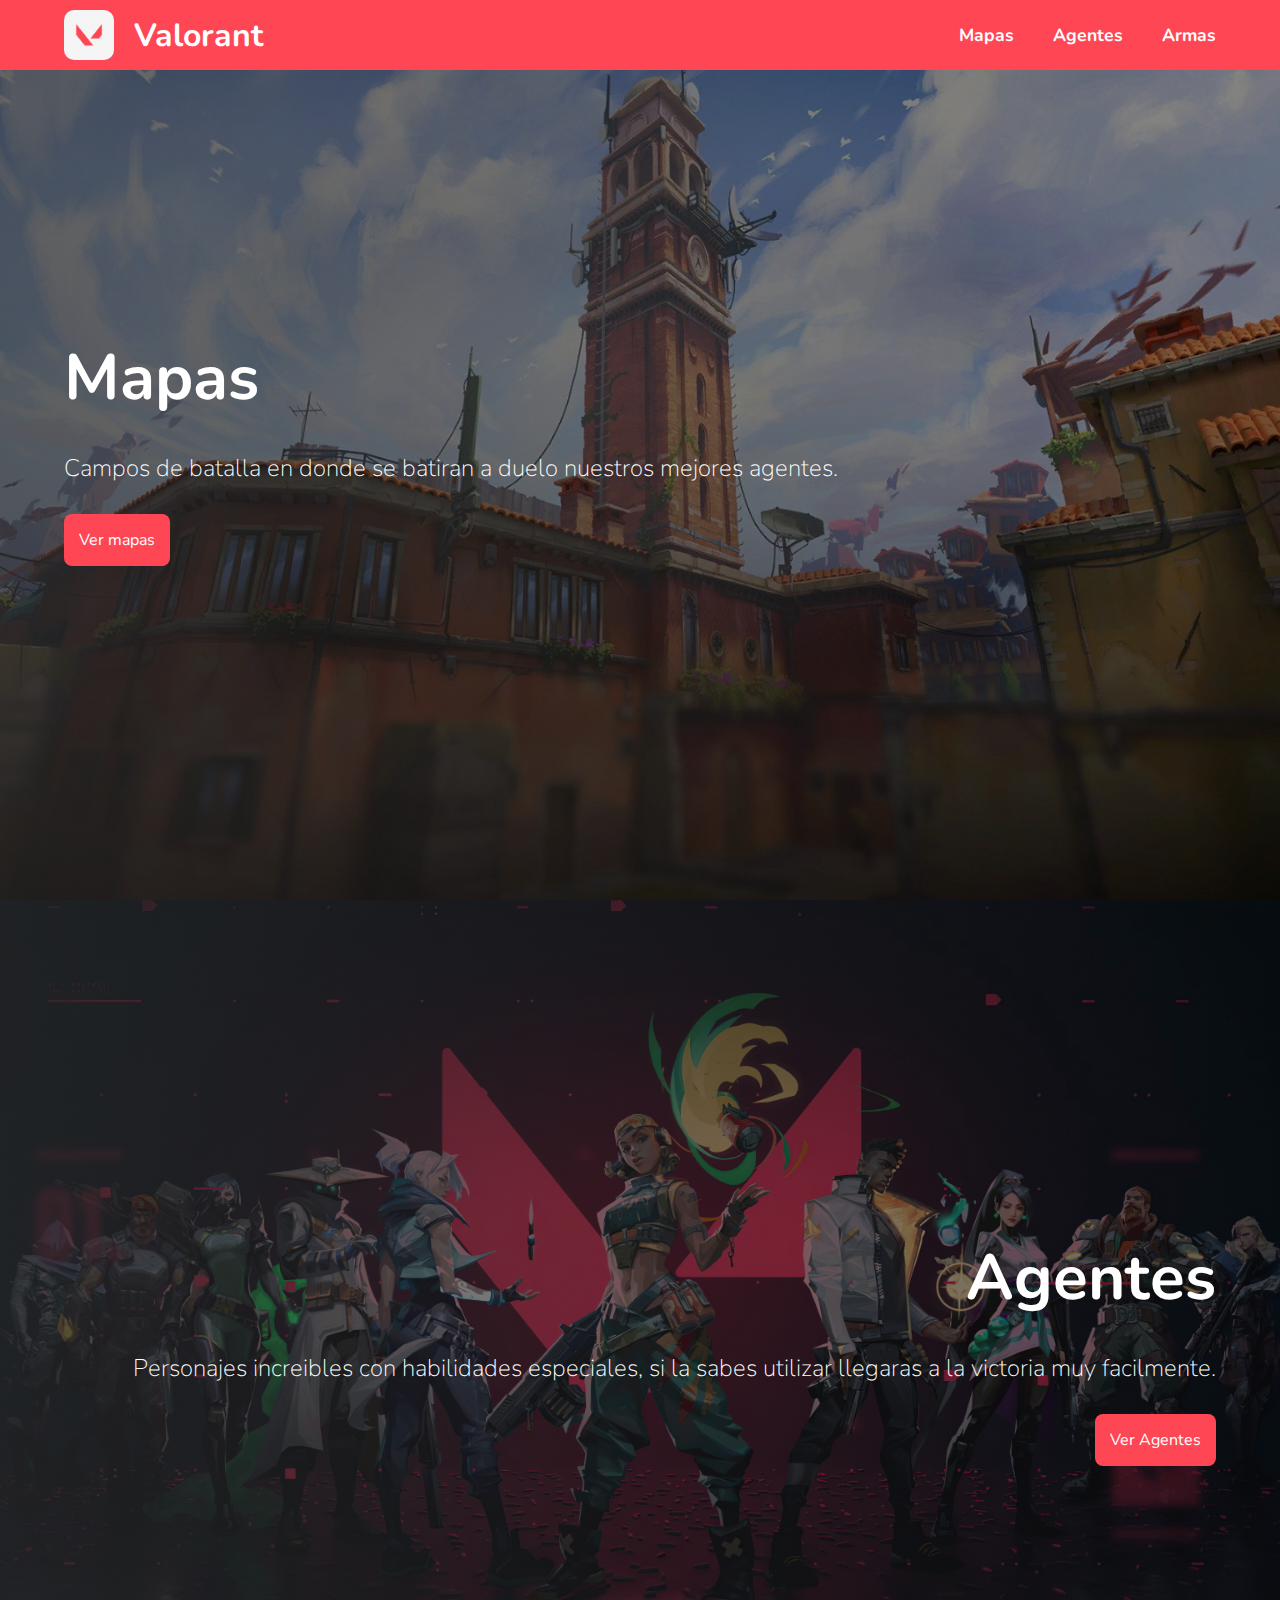
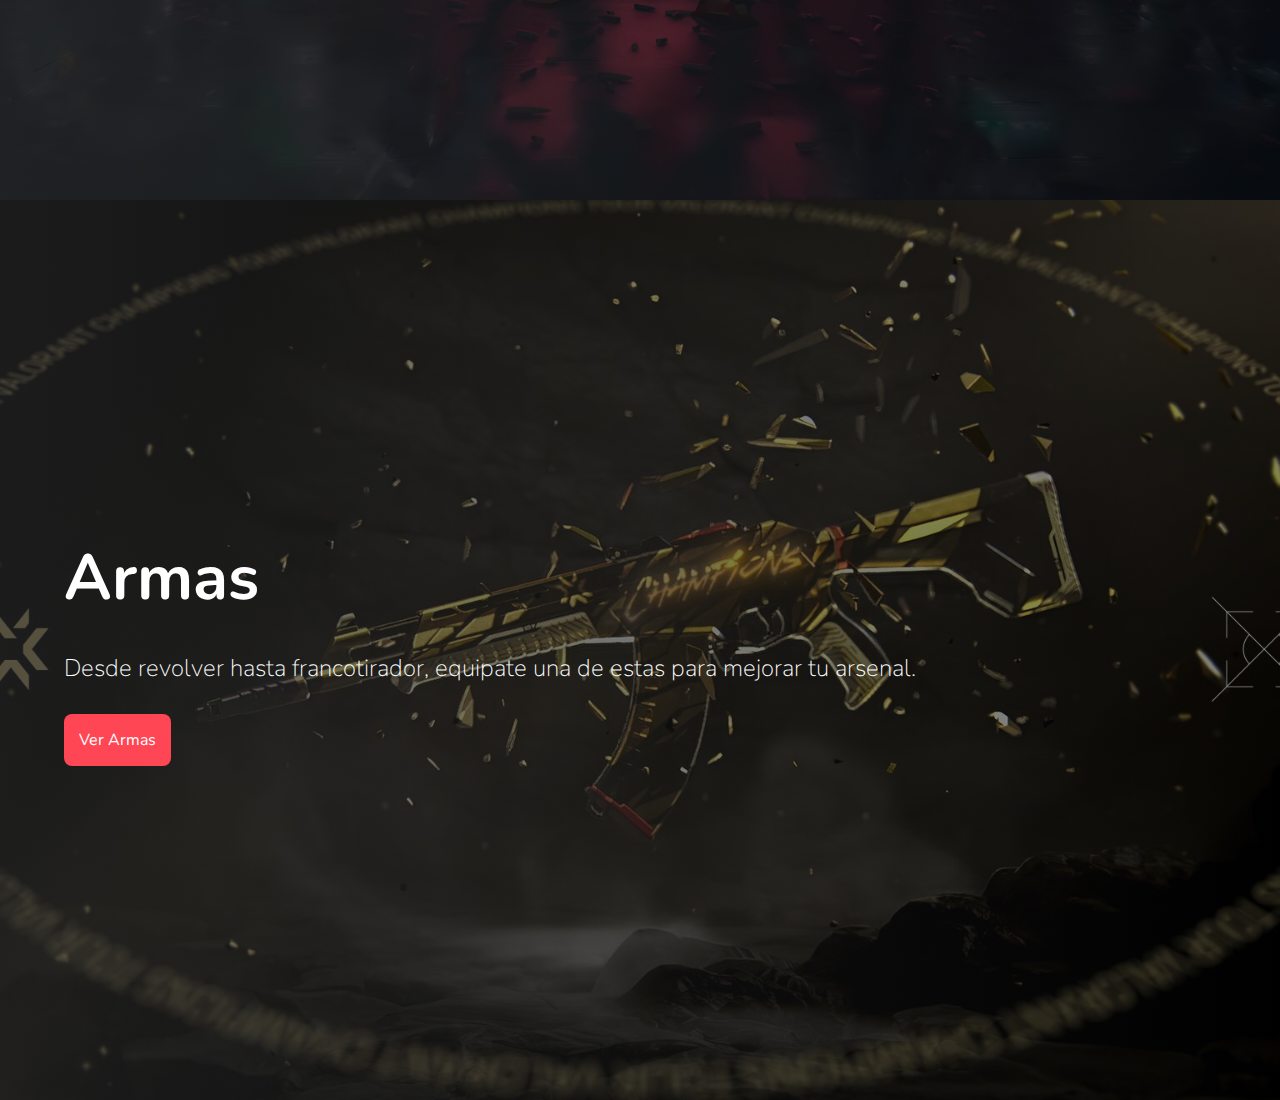
<file: index.html>
<!DOCTYPE html>
<html lang="en">
<head>
    <meta charset="UTF-8">
    <meta http-equiv="X-UA-Compatible" content="IE=edge">
    <meta name="viewport" content="width=device-width, initial-scale=1.0">
    <link rel="stylesheet" href="css/estilo.css">
    <title>Document</title>
</head>
<body>
    <header class="hero">
        <nav class="nav">
            <div class="nav__container container">
                <picture class="nav__container__logo">
                    <a href="index.html" class="container__logo__img"></a>
                    <a  class="container__logo__text" href="index.html">Valorant</a>
                </picture>
                <div class="nav__container__links">
                    <a href="#mapas" class="container__link">Mapas</a>
                    <a href="#agentes" class="container__link">Agentes</a>
                    <a href="#armas" class="container__link">Armas</a>
                </div>
            </div>
        </nav>
    </header>
    <main class="main">
        <div class="mapas" id="mapas">
            <div class="container mapas__container">
                <div class="mapas__texto">
                    <h2 class="mapas__texto__h2">Mapas</h2>
                    <p class="mapas__texto__p">Campos de batalla en donde se batiran a duelo nuestros mejores agentes.</p>
                    <a href="mapas.html" class="mapas__texto__btn">Ver mapas</a>
                </div>
            </div>
        </div>
        <div class="agentes" id="agentes">
            <div class="container agentes__container">
                <div class="agentes__texto">
                    <h2 class="agentes__texto__h2">Agentes</h2>
                    <p class="agentes__texto__p">Personajes increibles con habilidades especiales, si la sabes utilizar llegaras a la victoria muy facilmente.</p>
                    <a href="" class="agentes__texto__btn">Ver Agentes</a>
                </div>
            </div>
        </div>
        <div class="armas" id="armas">
            <div class="container armas__container">
                <div class="armas__texto">
                    <h2 class="armas__texto__h2">Armas</h2>
                    <p class="armas__texto__p">Desde revolver hasta francotirador, equipate una de estas para mejorar tu arsenal.</p>
                    <a href="" class="armas__texto__btn">Ver Armas</a>
                </div>
            </div>
        </div>
    </main>
</body>
</html>
</file>
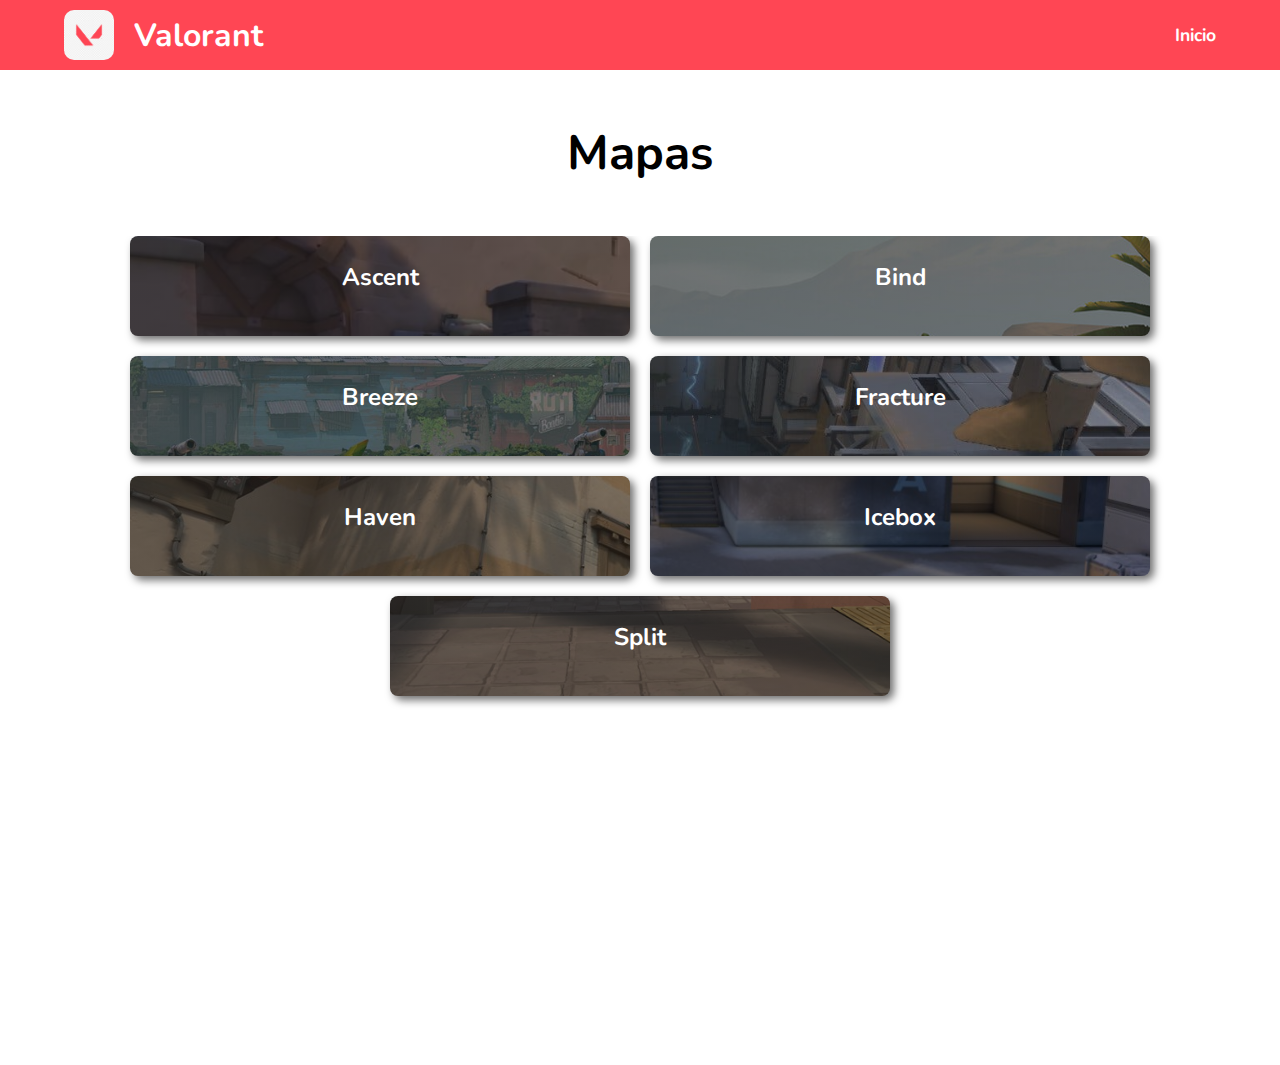
<file: mapas.html>
<!DOCTYPE html>
<html lang="en">
<head>
    <meta charset="UTF-8">
    <meta http-equiv="X-UA-Compatible" content="IE=edge">
    <meta name="viewport" content="width=device-width, initial-scale=1.0">
    <link rel="stylesheet" href="css/estilo.css">
    <title>Document</title>
</head>
<body>
    <header class="hero">
        <nav class="nav">
            <div class="nav__container container">
                <picture class="nav__container__logo">
                    <a href="index.html" class="container__logo__img"></a>
                    <a  class="container__logo__text" href="index.html">Valorant</a>
                </picture>
                <div class="nav__container__links">
                    <a href="index.html" class="container__link">Inicio</a>
                </div>
            </div>
        </nav>
    </header>
    <main class="main_map ">
        <h2 class="title__map">Mapas</h2>
        <div class="maps__container container">
            
            <section class="map ascent">
                <h2>Ascent</h2>
                <p>Un campo abierto para pequeñas batallas de posicionamiento y desgaste dividen Ascenso en dos sitios. Puedes fortificar cada uno con puertas de bombas irreversibles; una vez puestas, tendrás que destruirlas o encontrar otra forma de pasar. Cede el menor territorio posible.</p>
                <a href="#">Saber Mas</a>
            </section>
            <section class="map bind">
                <h2>Bind</h2>
                <p>Dos sitios. No existe un centro. Debes elegir derecha o izquierda. ¿Cuál será tu elección? Ambos ofrecen caminos directos para los atacantes y un par de teletransportadores unidireccionales facilitan el flanqueo.</p>
                <a href="#">Saber Mas</a>
            </section>
            <section class="map breeze">
                <h2>Breeze</h2>
                <p>Disfruta de la vista de ruinas históricas o cuevas junto al mar en este paraíso tropical. Pero trae algo con que cubrirte del sol... y de los disparos a larga distancia. Lo necesitarás en estos grandes espacios abiertos. Cuida los flancos y siente la brisa.</p>
                <a href="#">Saber Mas</a>
            </section>
            <section class="map fracture">
                <h2>Fracture</h2>
                <p>Un centro de investigación ultrasecreto dividido por un experimento fallido de radianita. Con opciones de defensa tan divididas como el mismo mapa, la elección es tuya: enfrentar a los atacantes en su propio territorio o cerrar las escotillas y resistir el asalto.</p>
                <a href="#">Saber Mas</a>
            </section>
            <section class="map haven">
                <h2>Haven</h2>
                <p>Bajo un monasterio olvidado, emerge un clamor entre los agentes rivales que se enfrentan para controlar tres sitios. Hay más territorio por controlar, pero los defensores pueden usar el terreno adicional para realizar ataques agresivos.</p>
                <a href="#">Saber Mas</a>
            </section>
            <section class="map icebox">
                <h2>Icebox</h2>
                <p>Tu próximo campo de batalla es un sitio de excavación secreto de Kingdom en algún lugar del ártico. Los dos sitios para plantar están protegidos tanto por nieve como por metal, y no es fácil acceder a ellos de forma horizontal. Aprovecha las tirolesas y nunca te verán venir.</p>
                <a href="#">SaberMas</a>
            </section>
            <section class="map split">
                <h2>Split</h2>
                <p>Si quieres ir lejos, debes subir. Un par de sitios divididos por un centro elevado permite un movimiento rápido por medio de dos ascensores de cuerda. Cada sitio cuenta con una gran torre vital para el control. Recuerda mirar arriba antes de que todo vuele por los aires.</p>
                <a href="#">Saber Mas</a>
            </section>
        </div>
    </main>
    
   
</body>
</html>
</file>
<file: css/estilo.css>
@import url('https://fonts.googleapis.com/css2?family=Nunito:wght@300;400;500;700&family=Poppins:wght@300;400;500;700&display=swap');

:root{
    --height: 70px;
}
*{
    margin: 0;
    padding: 0;
    box-sizing: border-box;
    scroll-behavior: smooth;
}

body{
    font-family: 'Nunito', sans-serif;
    
}

.nav{
    background:#ff4654;
    height: var(--height);
    position: fixed;
    top: 0;
    width: 100%;
    
}

.container{
    width: 90%;
    max-width: 1200px;
    margin: 0 auto;
    overflow: hidden;
}



.nav__container{
    display: flex;
    justify-content: space-between;
    align-items: center;
    height: var(--height);
    
}

.nav__container__logo{
    display: flex;
    flex-direction: row;
    align-items: center;
    gap: 20px;
}

.container__logo__img{
    background-image: url(logo.png);
    background-position: center;
    background-repeat: no-repeat;
    background-size: cover;
    width: 50px;
    height: 50px;
    border-radius: 10px;
    
    
}

.container__logo__text{
    font-size: 2rem;
    color: white;
    text-decoration: none;
    font-weight: bold;

}


.container__link{
    text-decoration: none;
    color: white;
    margin-left: 2em;
    font-size: 1.1rem;
    font-weight: bold;
}

.main{
    
}

.mapas{
    background-image: linear-gradient(to right, #272727b4 0%, rgba(0, 0, 0, 0.445) 100%), url(mapas.jpg);
    background-repeat: no-repeat;
    background-position: center;
    background-size: cover;
    
}

.mapas__container{
    display: flex;
    align-items: center;
}

.mapas__texto{
    
    height: 100vh;
    display: flex;
    justify-content: center;
    align-items: flex-start;
    flex-direction: column;
    gap: 30px;
    flex: 1;
}


.mapas__texto__h2{
    font-size: 4rem;
    color: white;
}

.mapas__texto__p{
    font-size: 1.5rem;
    font-weight: 200;
    color: white;
}

.mapas__texto__btn{
    background: #ff4654;
    padding: 15px;
    border-radius: 8px;
    color: white;
    text-decoration: none;
}

.agentes{

    background-image:  linear-gradient(to right, #272727b4 0%, rgba(0, 0, 0, 0.445) 100%),url(agentes.jpg);
    background-repeat: no-repeat;
    background-position: center;
    background-size: cover;
    
    
}

.agentes__texto{
    height: 100vh;
    display: flex;
    justify-content: center;
    align-items: flex-end;
    flex-direction: column;
    gap: 30px;
    flex: 1;
}

.agentes__texto__h2{
    font-size: 4rem;
    color: white;
}

.agentes__texto__p{
    font-size: 1.5rem;
    font-weight: 200;
    color: white;
}

.agentes__texto__btn{
    background: #ff4654;
    padding: 15px;
    border-radius: 8px;
    color: white;
    text-decoration: none;
}

.armas{
    background-image:  linear-gradient(to right, #272727b4 0%, rgba(0, 0, 0, 0.445) 100%),url(armas.jpg);
    background-repeat: no-repeat;
    background-position: center;
    background-size: cover;
    
    
}

.armas__container{
    display: flex;
    align-items: center;
}

.armas__texto{
    
    height: 100vh;
    display: flex;
    justify-content: center;
    align-items: flex-start;
    flex-direction: column;
    gap: 30px;
    flex: 1;
}


.armas__texto__h2{
    font-size: 4rem;
    color: white;
}

.armas__texto__p{
    font-size: 1.5rem;
    font-weight: 200;
    color: white;
}

.armas__texto__btn{
    background: #ff4654;
    padding: 15px;
    border-radius: 8px;
    color: white;
    text-decoration: none;
}


@media screen and (max-width:540px) {
    :root{
        --height: 100px;
    }

    .nav__container{
        display: flex;
        flex-direction: column;
        justify-content: space-evenly;
        
    }

    .mapas__texto{
        align-items: center;
    }

    .agentes__texto{
        align-items: center;
    }

    .armas__texto{
        align-items: center;
    }
    
}


/* mapas.html */

.main_map{ 
    margin-top: calc(var(--height) + 50px) ;
    height: 105vh;
    
}

.title__map{
    text-align: center;
    font-size: 3rem;
    margin-bottom: 50px;
}

.maps__container{
    display: flex;
    justify-content: center;
    flex-wrap: wrap;
    gap: 20px;
}

.map{
    background: #ff4654;
    border-radius: 8px;
    box-shadow: 4px 4px 8px rgba(0, 0, 0, 0.582);
    width: 500px;
    height: 100px;
    padding: 25px;
    overflow: hidden;
    transition: 0.5s all;
    background-attachment: fixed;
    
    
    
}
.map:hover{
    width: 500px;
    height: 350px;   
    background-attachment: fixed;
}

.map h2{
    color: white;
    margin-bottom: 40px;
    text-align: center;
    font-size: 1.5rem;
    
}


.map p{
    
    
    text-align: justify;
    color: white;
    margin-bottom: 40px;
    
}

.map a{
    display: block;
    width: 150px;
    padding: 15px;
    background: #ff4654;
    margin: 0 auto;
    text-align: center;
    text-decoration: none;
    color: white;
    border-radius: 8px;


}

.map:last-child{
    margin-bottom: 50px;
}

.bind{
    background-image: linear-gradient(to right, #272727b4 0%, rgba(0, 0, 0, 0.445) 100%), url(bind.jpg);
    background-position: bottom;
    background-repeat: no-repeat;
    background-size: cover;
}

.ascent{
    background-image: linear-gradient(to right, #272727b4 0%, rgba(0, 0, 0, 0.445) 100%), url(ascent.jpg);
    background-position: bottom;
    background-repeat: no-repeat;
    background-size: cover;
}

.breeze{
    background-image: linear-gradient(to right, #272727b4 0%, rgba(0, 0, 0, 0.445) 100%), url(breeze.jpg);
    background-position: bottom;
    background-repeat: no-repeat;
    background-size: cover;
}

.fracture{
    background-image: linear-gradient(to right, #272727b4 0%, rgba(0, 0, 0, 0.445) 100%), url(fracture.jpg);
    background-position: bottom;
    background-repeat: no-repeat;
    background-size: cover;
}

.haven{
    background-image: linear-gradient(to right, #272727b4 0%, rgba(0, 0, 0, 0.445) 100%), url(haven.jpg);
    background-position: bottom;
    background-repeat: no-repeat;
    background-size: cover;
}

.icebox{
    background-image: linear-gradient(to right, #272727b4 0%, rgba(0, 0, 0, 0.445) 100%), url(icebox.jpg);
    background-position: bottom;
    background-repeat: no-repeat;
    background-size: cover;
}

.split{
    background-image: linear-gradient(to right, #272727b4 0%, rgba(0, 0, 0, 0.445) 100%), url(split.jpg);
    background-position: bottom;
    background-repeat: no-repeat;
    background-size: cover;
}
</file>
